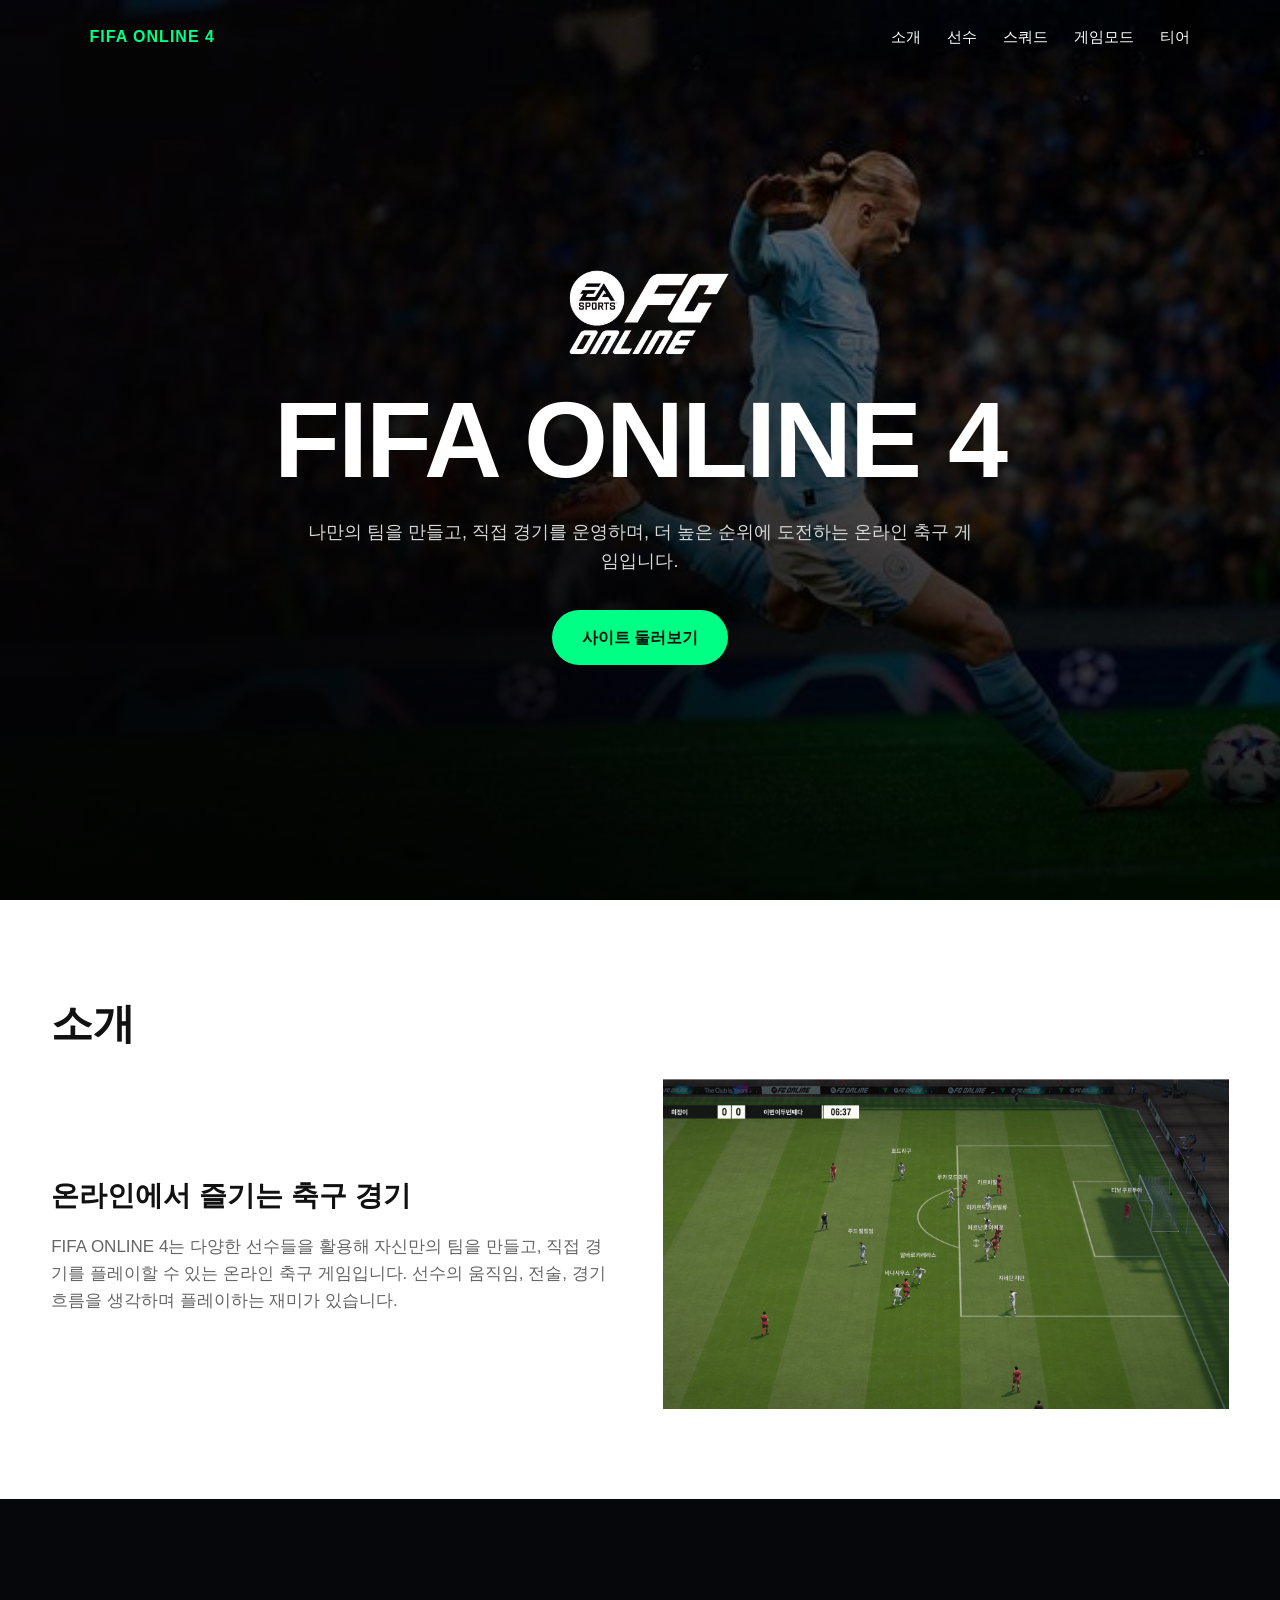
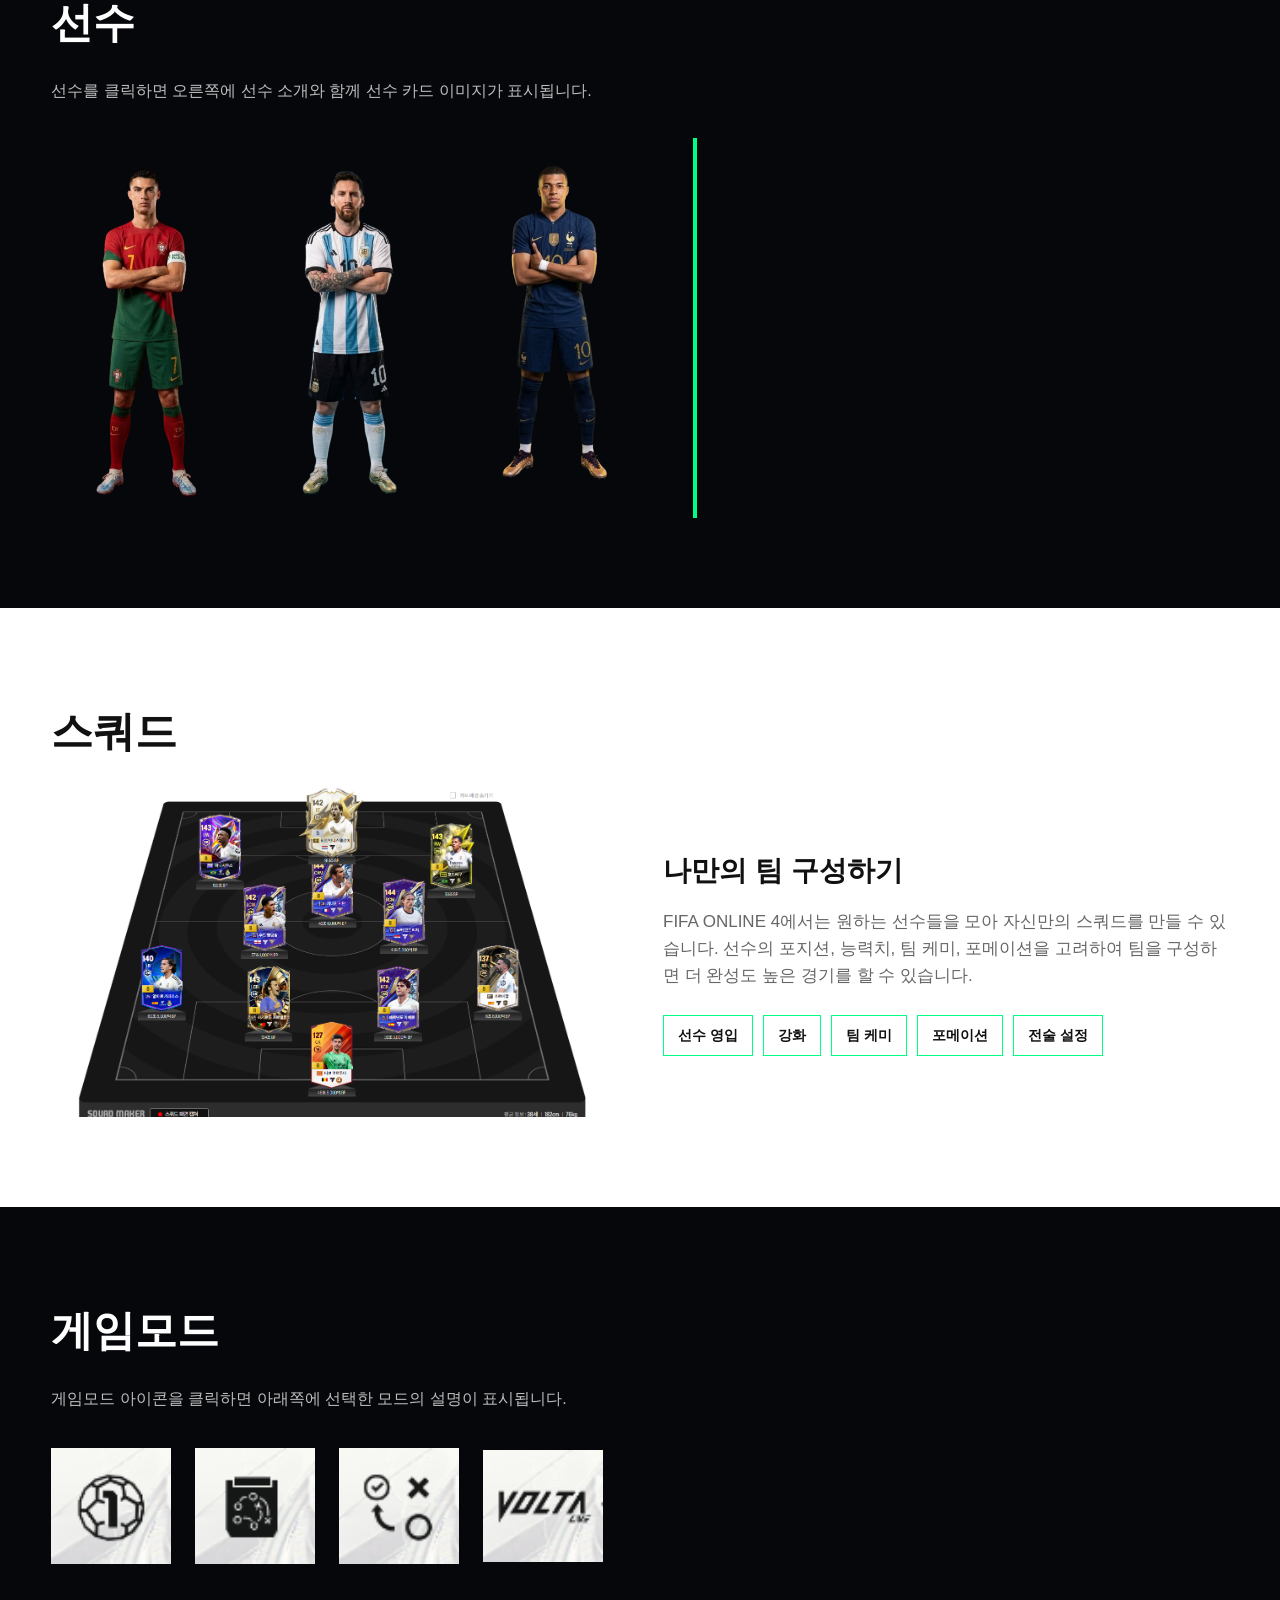
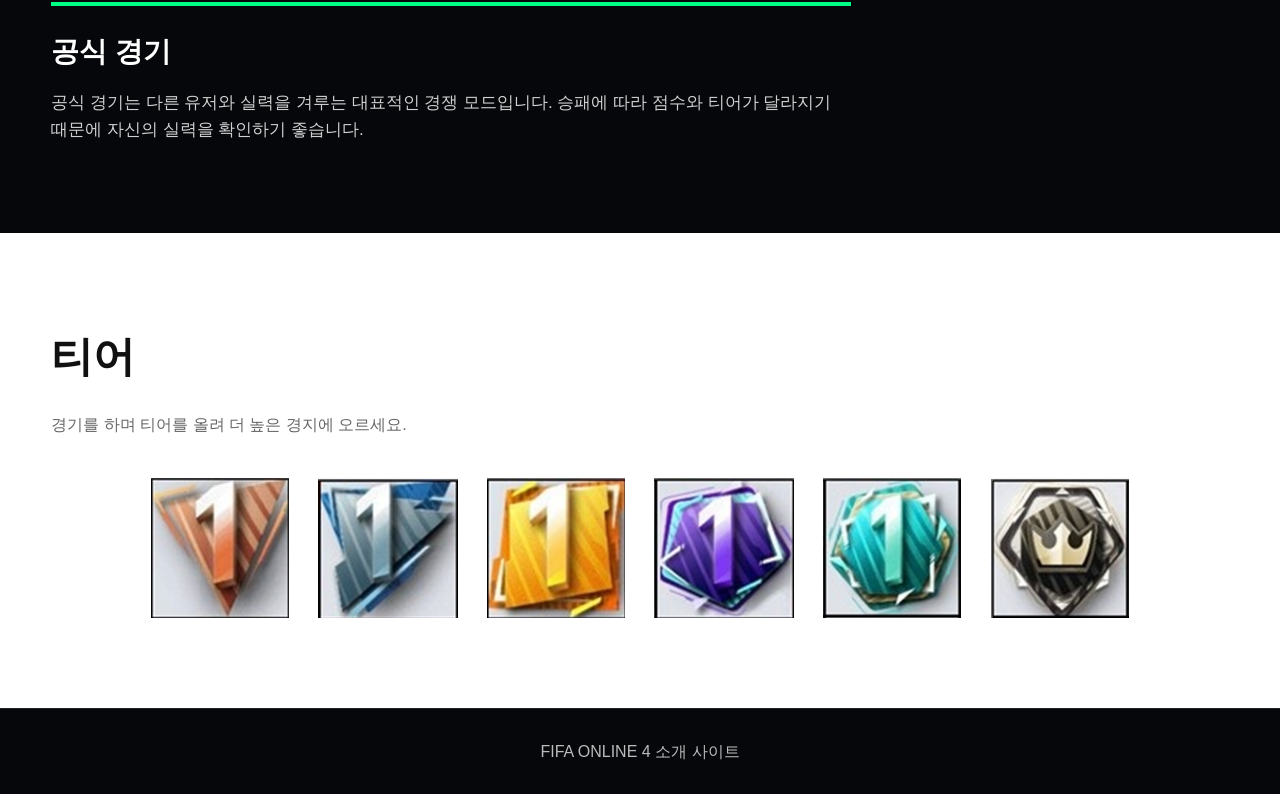
<file: index.html>
<!DOCTYPE html>
<html lang="ko">

<head>
    <meta charset="UTF-8" />
    <meta name="viewport" content="width=device-width, initial-scale=1.0" />

    <title>FIFA ONLINE 4</title>

    <link rel="stylesheet" href="css/style.css" />
</head>

<body>
    <header class="hero" id="top">
        <nav class="navbar">
            <a href="#top" class="nav-logo">FIFA ONLINE 4</a>

            <ul class="nav-menu">
                <li><a href="#intro">소개</a></li>
                <li><a href="#players">선수</a></li>
                <li><a href="#squad">스쿼드</a></li>
                <li><a href="#modes">게임모드</a></li>
                <li><a href="#tier">티어</a></li>
            </ul>
        </nav>

        <div class="hero-content">
            <div class="main-logo-box">
                <img src="images/fifa-online4-logo.png" alt="FIFA ONLINE 4 로고" />
            </div>

            <h1>FIFA ONLINE 4</h1>

            <p class="hero-description">
                나만의 팀을 만들고, 직접 경기를 운영하며, 더 높은 순위에 도전하는 온라인 축구 게임입니다.
            </p>

            <a href="#intro" class="hero-button">사이트 둘러보기</a>
        </div>
    </header>

    <main>
        <section class="section light-section" id="intro">
            <div class="section-inner">
                <div class="section-title">
                    <h2>소개</h2>
                </div>

                <div class="intro-layout">
                    <div class="intro-text">
                        <h3>온라인에서 즐기는 축구 경기</h3>
                        <p>
                            FIFA ONLINE 4는 다양한 선수들을 활용해 자신만의 팀을 만들고,
                            직접 경기를 플레이할 수 있는 온라인 축구 게임입니다.
                            선수의 움직임, 전술, 경기 흐름을 생각하며 플레이하는 재미가 있습니다.
                        </p>
                    </div>

                    <img src="images/intro-realism.jpg" alt="경기장 분위기 이미지" />
                </div>
            </div>
        </section>

        <section class="section dark-section" id="players">
            <div class="section-inner">
                <div class="section-title">
                    <h2>선수</h2>
                </div>

                <p class="section-description">
                    선수를 클릭하면 오른쪽에 선수 소개와 함께 선수 카드 이미지가 표시됩니다.
                </p>

                <div class="player-layout">
                    <div class="player-buttons">
                        <button class="player-button active" data-player="ronaldo" aria-label="호날두 선택">
                            <img src="images/ronaldo.png" alt="호날두" />
                        </button>

                        <button class="player-button" data-player="messi" aria-label="메시 선택">
                            <img src="images/messi.png" alt="메시" />
                        </button>

                        <button class="player-button" data-player="mbappe" aria-label="음바페 선택">
                            <img src="images/mbappe.png" alt="음바페" />
                        </button>
                    </div>

                    <div class="player-info" id="playerInfo">
                        <div class="player-card-bg">
                            <img id="playerCardImage" src="images/ronaldo-card.png" alt="호날두 선수 카드" class="animate" />
                        </div>

                        <div class="player-info-content">
                            <h3>호날두</h3>
                            <p>
                                호날두는 강력한 슈팅과 뛰어난 위치 선정이 강점인 공격수입니다.
                                공중볼 경합과 마무리 능력이 뛰어나며, 한 번의 기회도 득점으로 연결할 수 있는 선수입니다.
                            </p>
                        </div>
                    </div>
                </div>
            </div>
        </section>

        <section class="section light-section" id="squad">
            <div class="section-inner">
                <div class="section-title">
                    <h2>스쿼드</h2>
                </div>

                <div class="squad-layout">
                    <img src="images/squad-growth.png" alt="스쿼드 이미지" />

                    <div class="squad-text">
                        <h3>나만의 팀 구성하기</h3>
                        <p>
                            FIFA ONLINE 4에서는 원하는 선수들을 모아 자신만의 스쿼드를 만들 수 있습니다.
                            선수의 포지션, 능력치, 팀 케미, 포메이션을 고려하여 팀을 구성하면
                            더 완성도 높은 경기를 할 수 있습니다.
                        </p>

                        <div class="tag-wrap">
                            <span>선수 영입</span>
                            <span>강화</span>
                            <span>팀 케미</span>
                            <span>포메이션</span>
                            <span>전술 설정</span>
                        </div>
                    </div>
                </div>
            </div>
        </section>

        <section class="section dark-section" id="modes">
            <div class="section-inner">
                <div class="section-title">
                    <h2>게임모드</h2>
                </div>

                <p class="section-description">
                    게임모드 아이콘을 클릭하면 아래쪽에 선택한 모드의 설명이 표시됩니다.
                </p>

                <div class="mode-buttons">
                    <button class="mode-button active" data-mode="rank" aria-label="공식 경기 선택">
                        <img src="images/rank-match.png" alt="공식 경기" />
                    </button>

                    <button class="mode-button" data-mode="manager" aria-label="감독 모드 선택">
                        <img src="images/manager-mode.png" alt="감독 모드" />
                    </button>

                    <button class="mode-button" data-mode="special" aria-label="스페셜 매치 선택">
                        <img src="images/special-match.png" alt="스페셜 매치" />
                    </button>

                    <button class="mode-button" data-mode="volta" aria-label="볼타 라이브 선택">
                        <img src="images/volta-live.png" alt="볼타 라이브" />
                    </button>
                </div>

                <div class="mode-info" id="modeInfo">
                    <h3>공식 경기</h3>
                    <p>
                        공식 경기는 다른 유저와 실력을 겨루는 대표적인 경쟁 모드입니다.
                        승패에 따라 점수와 티어가 달라지기 때문에 자신의 실력을 확인하기 좋습니다.
                    </p>
                </div>
            </div>
        </section>

        <section class="section light-section" id="tier">
            <div class="section-inner">
                <div class="section-title">
                    <h2>티어</h2>
                </div>

                <p class="section-description">
                    경기를 하며 티어를 올려 더 높은 경지에 오르세요.
                </p>

                <div class="tier-list">
                    <img src="images/rookie.png" alt="유망주 티어" />
                    <img src="images/semi-pro.png" alt="세미프로 티어" />
                    <img src="images/pro.png" alt="프로 티어" />
                    <img src="images/world-class.png" alt="월드클래스 티어" />
                    <img src="images/challenger.png" alt="챌린저 티어" />
                    <img src="images/champions.png" alt="챔피언스 티어" />
                </div>
            </div>
        </section>
    </main>

    <footer class="footer">
        <p>FIFA ONLINE 4 소개 사이트</p>
    </footer>

    <script src="js/script.js"></script>
</body>

</html>
</file>
<file: css/style.css>
:root {
    --main-color: #FFFFFF;
    --point-color: #00FF85;

    --black-color: #05070A;
    --white-color: #FFFFFF;
    --dark-text: #111111;
    --gray-text: #666666;
    --light-gray: #E8E8E8;
}

* {
    margin: 0;
    padding: 0;
    box-sizing: border-box;
}

html {
    scroll-behavior: smooth;
}

body {
    font-family: Arial, "Noto Sans KR", sans-serif;
    line-height: 1.6;
}

a {
    color: inherit;
    text-decoration: none;
}

button {
    font: inherit;
    background: none;
    border: none;
    cursor: pointer;
}

img {
    display: block;
    width: 100%;
}

.hero {
    min-height: 100vh;
    padding: 24px 7%;
    background:
        linear-gradient(rgba(0, 0, 0, 0.45), rgba(0, 0, 0, 0.82)),
        url("../images/background.png") center / cover no-repeat;
    color: var(--main-color);
    display: flex;
    flex-direction: column;
}

.navbar {
    display: flex;
    justify-content: space-between;
    align-items: center;
    gap: 24px;
}

.nav-logo {
    color: var(--point-color);
    font-weight: 900;
    letter-spacing: 1px;
}

.nav-menu {
    list-style: none;
    display: flex;
    gap: 26px;
    font-size: 15px;
}

.nav-menu a {
    color: var(--main-color);
    transition: color 0.2s ease;
}

.nav-menu a:hover {
    color: var(--point-color);
}

.hero-content {
    flex: 1;
    max-width: 850px;
    margin: 0 auto;
    text-align: center;

    display: flex;
    flex-direction: column;
    align-items: center;
    justify-content: center;
}

.main-logo-box {
    width: 190px;
    margin-bottom: 28px;
}

.main-logo-box img {
    object-fit: contain;
}

.hero h1 {
    font-size: clamp(48px, 9vw, 108px);
    line-height: 1;
    font-weight: 900;
    margin-bottom: 24px;
    letter-spacing: -2px;
}

.hero-description {
    max-width: 680px;
    color: #D7D7D7;
    font-size: 18px;
    margin-bottom: 34px;
}

.hero-button {
    display: inline-block;
    padding: 15px 30px;
    background-color: var(--point-color);
    color: #05100B;
    font-weight: 900;
    border-radius: 999px;
    transition: transform 0.2s ease, box-shadow 0.2s ease;
}

.hero-button:hover {
    transform: translateY(-4px);
    box-shadow: 0 15px 35px rgba(0, 255, 133, 0.25);
}

.section {
    padding: 90px 0;
}

.section-inner {
    width: min(1180px, 92%);
    margin: 0 auto;
}

.light-section {
    background-color: var(--white-color);
    color: var(--dark-text);
}

.dark-section {
    background-color: var(--black-color);
    color: var(--main-color);
}

.section-title {
    margin-bottom: 22px;
}

.section-title h2 {
    font-size: 42px;
    font-weight: 900;
}

.section-description {
    max-width: 760px;
    margin-bottom: 34px;
    color: var(--gray-text);
}

.dark-section .section-description {
    color: #BDBDBD;
}

.intro-layout,
.squad-layout {
    display: grid;
    grid-template-columns: 1fr 1fr;
    gap: 46px;
    align-items: center;
}

.intro-text h3,
.squad-text h3,
.player-info-content h3,
.mode-info h3 {
    font-size: 28px;
    margin-bottom: 14px;
}

.intro-text p,
.squad-text p,
.mode-info p {
    font-size: 17px;
    color: var(--gray-text);
}

.dark-section .mode-info p {
    color: #D0D0D0;
}

.intro-layout img,
.squad-layout img {
    height: 330px;
    object-fit: cover;
}

.player-layout {
    display: grid;
    grid-template-columns: 1.05fr 0.95fr;
    gap: 50px;
    align-items: center;
}

.player-buttons {
    display: flex;
    gap: 24px;
}

.player-button {
    width: 31%;
    transition: opacity 0.2s ease, transform 0.2s ease;
}

.player-button img {
    height: 360px;
    object-fit: cover;
}

.player-button:hover {
    transform: translateY(-6px);
}

.player-button.active {
    opacity: 1;
}

.player-button.dimmed {
    opacity: 0.35;
}

.player-info {
    position: relative;
    min-height: 380px;
    overflow: hidden;
    border-left: 4px solid var(--point-color);
    padding-left: 28px;
    display: flex;
    align-items: center;
    isolation: isolate;
}

.player-info::before {
    content: "";
    position: absolute;
    inset: 0;
    background: linear-gradient(90deg,
            rgba(5, 7, 10, 0.96) 0%,
            rgba(5, 7, 10, 0.84) 45%,
            rgba(5, 7, 10, 0.58) 100%);
    z-index: 2;
    pointer-events: none;
}

.player-card-bg {
    position: absolute;
    inset: 0;
    display: flex;
    align-items: flex-end;
    justify-content: center;
    z-index: 1;
    pointer-events: none;
}

.player-card-bg img {
    width: 100%;
    max-width: 340px;
    height: 100%;
    object-fit: contain;
    object-position: center bottom;
    opacity: 1;
    transform: translateY(80px);
}

.player-card-bg img.animate {
    animation: playerCardRise 0.7s ease forwards;
}

@keyframes playerCardRise {
    from {
        opacity: 0;
        transform: translateY(80px);
    }

    to {
        opacity: 1;
        transform: translateY(0);
    }
}

.player-info-content {
    position: relative;
    z-index: 3;
    max-width: 520px;
}

.player-info-content h3 {
    color: var(--main-color);
}

.player-info-content p {
    font-size: 17px;
    line-height: 1.8;
    color: #D0D0D0;
}

.tag-wrap {
    display: flex;
    flex-wrap: wrap;
    gap: 10px;
    margin-top: 26px;
}

.tag-wrap span {
    padding: 8px 14px;
    border: 1px solid var(--point-color);
    color: var(--dark-text);
    font-weight: 800;
    font-size: 14px;
}

.mode-buttons {
    display: flex;
    gap: 24px;
    flex-wrap: wrap;
    margin-bottom: 36px;
}

.mode-button {
    width: 120px;
    height: 120px;
    transition: opacity 0.2s ease, transform 0.2s ease;
}

.mode-button img {
    width: 100%;
    height: 100%;
    object-fit: contain;
}

.mode-button:hover {
    transform: translateY(-6px);
}

.mode-button.active {
    opacity: 1;
}

.mode-button.dimmed {
    opacity: 0.35;
}

.mode-info {
    max-width: 800px;
    border-top: 4px solid var(--point-color);
    padding-top: 24px;
}

.tier-list {
    display: flex;
    gap: 28px;
    align-items: center;
    justify-content: center;
    flex-wrap: wrap;
    margin-top: 40px;
}

.tier-list img {
    width: 140px;
    height: 140px;
    object-fit: contain;
    transition: none;
    transform: none;
}

.tier-list img:hover {
    transform: none;
}

.footer {
    padding: 30px 7%;
    text-align: center;
    background-color: var(--black-color);
    color: #BBBBBB;
    border-top: 1px solid rgba(255, 255, 255, 0.12);
}

@media (max-width: 900px) {
    .nav-menu {
        gap: 14px;
        font-size: 14px;
        flex-wrap: wrap;
        justify-content: flex-end;
    }

    .intro-layout,
    .squad-layout,
    .player-layout {
        grid-template-columns: 1fr;
    }

    .player-info {
        border-left: none;
        border-top: 4px solid var(--point-color);
        padding-left: 0;
        padding-top: 24px;
        min-height: 320px;
    }
}

@media (max-width: 640px) {
    .hero {
        padding: 18px 5%;
    }

    .navbar {
        align-items: flex-start;
    }

    .nav-menu {
        display: none;
    }

    .main-logo-box {
        width: 150px;
    }

    .hero-description {
        font-size: 16px;
    }

    .section {
        padding: 64px 0;
    }

    .section-title h2 {
        font-size: 34px;
    }

    .intro-layout img,
    .squad-layout img {
        height: 230px;
    }

    .player-buttons {
        gap: 12px;
    }

    .player-button img {
        height: 240px;
    }

    .player-info {
        min-height: 280px;
    }

    .player-card-bg img {
        max-width: 240px;
    }

    .mode-buttons {
        justify-content: center;
        gap: 18px;
    }

    .mode-button {
        width: 92px;
        height: 92px;
    }

    .tier-list {
        gap: 18px;
    }

    .tier-list img {
        width: 100px;
        height: 100px;
        transition: none;
        transform: none;
    }

    .tier-list img:hover {
        transform: none;
    }
}
</file>
